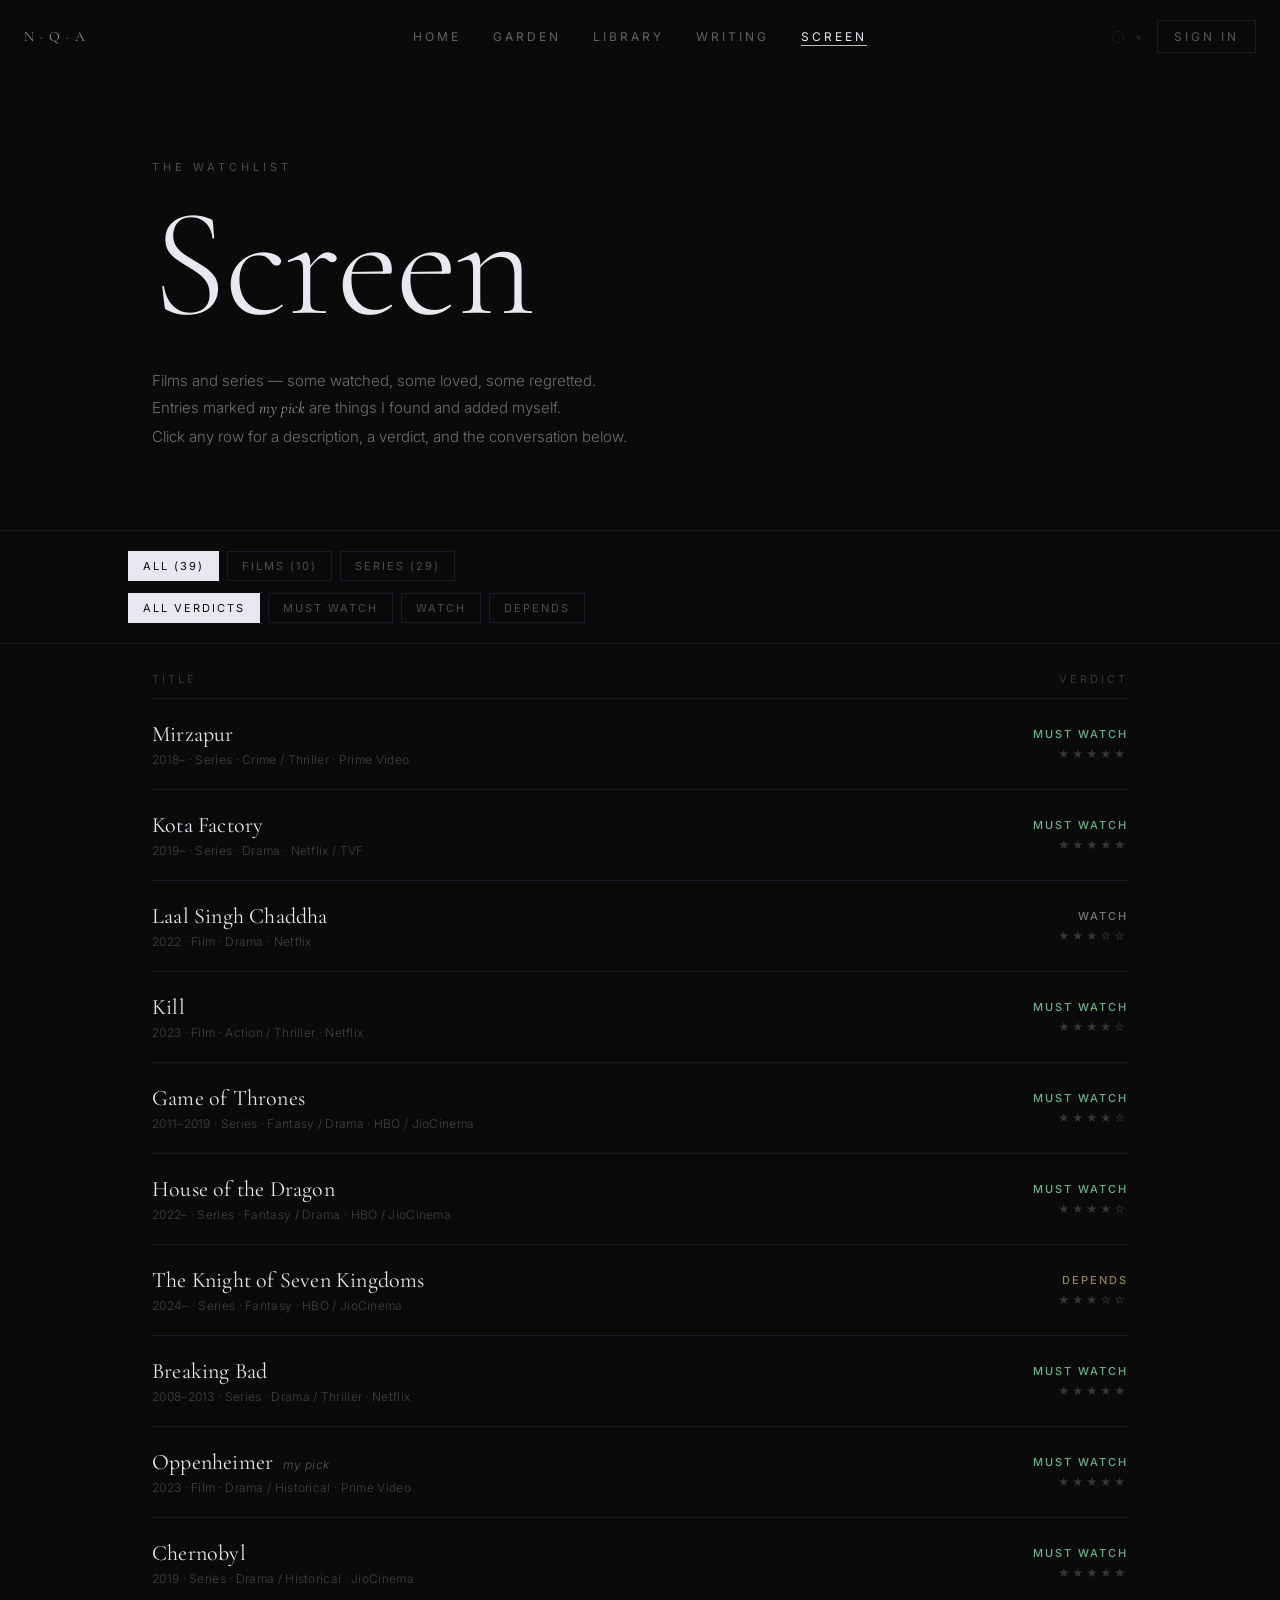
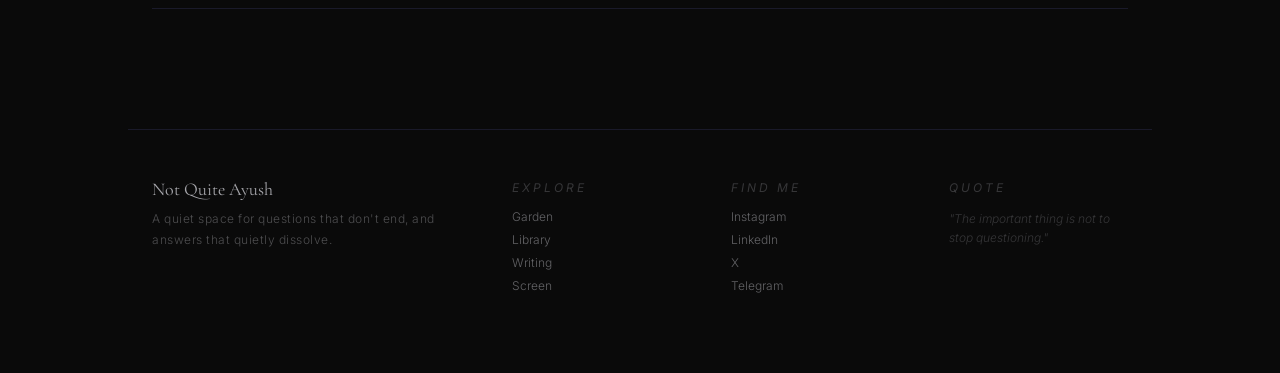
<file: screen-page/index.html>
<!DOCTYPE html>
<html lang="en">
<head>
    <meta charset="UTF-8">
    <meta name="viewport" content="width=device-width, initial-scale=1.0">
    <title>Screen — N.Q.A</title>
    <link rel="stylesheet" href="screen-style.css">
    <link href="https://fonts.googleapis.com/css2?family=Cormorant+Garamond:ital,wght@0,300;0,400;0,500;0,600;1,300;1,400&family=Inter:wght@300;400;500;600&display=swap" rel="stylesheet">
</head>
<body>

<div id="root">

    <!-- ================= NAVBAR ================= -->
    <header>
        <nav id="navbar">
            <a href="index.html" id="logo">N·Q·A</a>
            <div id="nav-links">
                <a href="#">Home</a>
                <a href="#">Garden</a>
                <a href="#">Library</a>
                <a href="#">Writing</a>
                <a href="#" class="active">Screen</a>
            </div>
            <div id="nav-buttons">
                <button id="theme-btn">Change Theme</button>
                <button id="signin-btn">Sign In</button>
            </div>
        </nav>
    </header>

    <!-- ================= SCREEN HERO ================= -->
    <section id="screen-hero">
        <div class="screen-hero-inner">
            <p class="section-tag scroll-reveal">The Watchlist</p>
            <h1 class="scroll-reveal">Screen</h1>
            <p class="screen-desc scroll-reveal">
                Films and series — some watched, some loved, some regretted.<br>
                Entries marked <em>my pick</em> are things I found and added myself.<br>
                Click any row for a description, a verdict, and the conversation below.
            </p>
        </div>
    </section>

    <!-- ================= FILTER BAR ================= -->
    <section id="filter-section">
        <div class="filter-inner">

            <div class="filter-row">
                <button class="filter-btn active" data-filter="all" data-group="type">All (39)</button>
                <button class="filter-btn" data-filter="film" data-group="type">Films (10)</button>
                <button class="filter-btn" data-filter="series" data-group="type">Series (29)</button>
            </div>

            <div class="filter-row">
                <button class="filter-btn active" data-filter="all" data-group="verdict">All Verdicts</button>
                <button class="filter-btn" data-filter="must-watch" data-group="verdict">Must Watch</button>
                <button class="filter-btn" data-filter="watch" data-group="verdict">Watch</button>
                <button class="filter-btn" data-filter="depends" data-group="verdict">Depends</button>
            </div>

        </div>
    </section>

    <!-- ================= WATCHLIST TABLE ================= -->
    <section id="watchlist-section">
        <div class="watchlist-inner">

            <div class="table-header">
                <span>Title</span>
                <span>Verdict</span>
            </div>

            <!-- ENTRIES — each is a .entry row -->
            <div id="entries-list">

                <div class="entry" data-type="series" data-verdict="must-watch" data-id="mirzapur">
                    <div class="entry-main">
                        <div class="entry-left">
                            <span class="entry-title">Mirzapur</span>
                            <span class="entry-meta">2018– · Series · Crime / Thriller · Prime Video</span>
                        </div>
                        <div class="entry-right">
                            <span class="verdict must-watch">Must Watch</span>
                            <span class="stars" data-rating="5">★★★★★</span>
                        </div>
                    </div>
                    <div class="entry-expand">
                        <p class="entry-desc">Raw, violent, and unapologetically Indian. Mirzapur is one of those rare shows that feels genuinely alive — not polished to a global template. The world it builds in the Purvanchal belt is rich and unforgettable.</p>
                        <div class="comment-section" data-entry="mirzapur">
                            <div class="comments-list"></div>
                            <div class="comment-form">
                                <input type="text" class="comment-name" placeholder="Your name" maxlength="40">
                                <textarea class="comment-text" placeholder="Leave a thought…" rows="2" maxlength="500"></textarea>
                                <button class="comment-submit">Post</button>
                            </div>
                        </div>
                    </div>
                </div>

                <div class="entry" data-type="series" data-verdict="must-watch" data-id="kota-factory">
                    <div class="entry-main">
                        <div class="entry-left">
                            <span class="entry-title">Kota Factory</span>
                            <span class="entry-meta">2019– · Series · Drama · Netflix / TVF</span>
                        </div>
                        <div class="entry-right">
                            <span class="verdict must-watch">Must Watch</span>
                            <span class="stars" data-rating="5">★★★★★</span>
                        </div>
                    </div>
                    <div class="entry-expand">
                        <p class="entry-desc">Shot in black and white, it shouldn't work as well as it does. But it does. Jeetu Bhaiya is perhaps the most genuinely inspiring fictional mentor I've encountered — the show earns every tear.</p>
                        <div class="comment-section" data-entry="kota-factory">
                            <div class="comments-list"></div>
                            <div class="comment-form">
                                <input type="text" class="comment-name" placeholder="Your name" maxlength="40">
                                <textarea class="comment-text" placeholder="Leave a thought…" rows="2" maxlength="500"></textarea>
                                <button class="comment-submit">Post</button>
                            </div>
                        </div>
                    </div>
                </div>

                <div class="entry" data-type="film" data-verdict="watch" data-id="laal-singh">
                    <div class="entry-main">
                        <div class="entry-left">
                            <span class="entry-title">Laal Singh Chaddha</span>
                            <span class="entry-meta">2022 · Film · Drama · Netflix</span>
                        </div>
                        <div class="entry-right">
                            <span class="verdict watch">Watch</span>
                            <span class="stars" data-rating="3">★★★☆☆</span>
                        </div>
                    </div>
                    <div class="entry-expand">
                        <p class="entry-desc">A sincere but uneven adaptation. Aamir puts everything in, and some sequences are genuinely moving. But the film never quite escapes the shadow of the original, nor does it fully become its own thing.</p>
                        <div class="comment-section" data-entry="laal-singh">
                            <div class="comments-list"></div>
                            <div class="comment-form">
                                <input type="text" class="comment-name" placeholder="Your name" maxlength="40">
                                <textarea class="comment-text" placeholder="Leave a thought…" rows="2" maxlength="500"></textarea>
                                <button class="comment-submit">Post</button>
                            </div>
                        </div>
                    </div>
                </div>

                <div class="entry" data-type="film" data-verdict="must-watch" data-id="kill">
                    <div class="entry-main">
                        <div class="entry-left">
                            <span class="entry-title">Kill</span>
                            <span class="entry-meta">2023 · Film · Action / Thriller · Netflix</span>
                        </div>
                        <div class="entry-right">
                            <span class="verdict must-watch">Must Watch</span>
                            <span class="stars" data-rating="4">★★★★☆</span>
                        </div>
                    </div>
                    <div class="entry-expand">
                        <p class="entry-desc">Claustrophobic, relentless, and completely unafraid of its own brutality. Kill earns its reputation. Indian action cinema found a new ceiling here. Not for the faint-hearted.</p>
                        <div class="comment-section" data-entry="kill">
                            <div class="comments-list"></div>
                            <div class="comment-form">
                                <input type="text" class="comment-name" placeholder="Your name" maxlength="40">
                                <textarea class="comment-text" placeholder="Leave a thought…" rows="2" maxlength="500"></textarea>
                                <button class="comment-submit">Post</button>
                            </div>
                        </div>
                    </div>
                </div>

                <div class="entry" data-type="series" data-verdict="must-watch" data-id="got">
                    <div class="entry-main">
                        <div class="entry-left">
                            <span class="entry-title">Game of Thrones</span>
                            <span class="entry-meta">2011–2019 · Series · Fantasy / Drama · HBO / JioCinema</span>
                        </div>
                        <div class="entry-right">
                            <span class="verdict must-watch">Must Watch</span>
                            <span class="stars" data-rating="4">★★★★☆</span>
                        </div>
                    </div>
                    <div class="entry-expand">
                        <p class="entry-desc">Seasons 1–4 are nearly perfect television. The last two seasons are a cautionary tale about what happens when ambition meets deadline. Still essential. The fall just makes it more interesting to think about.</p>
                        <div class="comment-section" data-entry="got">
                            <div class="comments-list"></div>
                            <div class="comment-form">
                                <input type="text" class="comment-name" placeholder="Your name" maxlength="40">
                                <textarea class="comment-text" placeholder="Leave a thought…" rows="2" maxlength="500"></textarea>
                                <button class="comment-submit">Post</button>
                            </div>
                        </div>
                    </div>
                </div>

                <div class="entry" data-type="series" data-verdict="must-watch" data-id="hotd">
                    <div class="entry-main">
                        <div class="entry-left">
                            <span class="entry-title">House of the Dragon</span>
                            <span class="entry-meta">2022– · Series · Fantasy / Drama · HBO / JioCinema</span>
                        </div>
                        <div class="entry-right">
                            <span class="verdict must-watch">Must Watch</span>
                            <span class="stars" data-rating="4">★★★★☆</span>
                        </div>
                    </div>
                    <div class="entry-expand">
                        <p class="entry-desc">Slower, more politically intricate than its predecessor. The tragedy here is structural — you know roughly where it ends, which makes watching the characters walk toward it quietly devastating.</p>
                        <div class="comment-section" data-entry="hotd">
                            <div class="comments-list"></div>
                            <div class="comment-form">
                                <input type="text" class="comment-name" placeholder="Your name" maxlength="40">
                                <textarea class="comment-text" placeholder="Leave a thought…" rows="2" maxlength="500"></textarea>
                                <button class="comment-submit">Post</button>
                            </div>
                        </div>
                    </div>
                </div>

                <div class="entry" data-type="series" data-verdict="depends" data-id="knight-seven">
                    <div class="entry-main">
                        <div class="entry-left">
                            <span class="entry-title">The Knight of Seven Kingdoms</span>
                            <span class="entry-meta">2024– · Series · Fantasy · HBO / JioCinema</span>
                        </div>
                        <div class="entry-right">
                            <span class="verdict depends">Depends</span>
                            <span class="stars" data-rating="3">★★★☆☆</span>
                        </div>
                    </div>
                    <div class="entry-expand">
                        <p class="entry-desc">A quieter entry into the Westerosi universe. Dunk and Egg are charming companions. If you're already fatigued by the world-building, skip it. If you love the lore, it's a gentle pleasure.</p>
                        <div class="comment-section" data-entry="knight-seven">
                            <div class="comments-list"></div>
                            <div class="comment-form">
                                <input type="text" class="comment-name" placeholder="Your name" maxlength="40">
                                <textarea class="comment-text" placeholder="Leave a thought…" rows="2" maxlength="500"></textarea>
                                <button class="comment-submit">Post</button>
                            </div>
                        </div>
                    </div>
                </div>

                <div class="entry" data-type="series" data-verdict="must-watch" data-id="breaking-bad">
                    <div class="entry-main">
                        <div class="entry-left">
                            <span class="entry-title">Breaking Bad</span>
                            <span class="entry-meta">2008–2013 · Series · Drama / Thriller · Netflix</span>
                        </div>
                        <div class="entry-right">
                            <span class="verdict must-watch">Must Watch</span>
                            <span class="stars" data-rating="5">★★★★★</span>
                        </div>
                    </div>
                    <div class="entry-expand">
                        <p class="entry-desc">Still the gold standard for character transformation on television. Every frame is intentional. The descent of Walter White is the most meticulously crafted tragedy I've watched. Required viewing.</p>
                        <div class="comment-section" data-entry="breaking-bad">
                            <div class="comments-list"></div>
                            <div class="comment-form">
                                <input type="text" class="comment-name" placeholder="Your name" maxlength="40">
                                <textarea class="comment-text" placeholder="Leave a thought…" rows="2" maxlength="500"></textarea>
                                <button class="comment-submit">Post</button>
                            </div>
                        </div>
                    </div>
                </div>

                <div class="entry" data-type="film" data-verdict="must-watch" data-id="oppenheimer" data-my-pick>
                    <div class="entry-main">
                        <div class="entry-left">
                            <span class="entry-title">Oppenheimer <em class="my-pick-tag">my pick</em></span>
                            <span class="entry-meta">2023 · Film · Drama / Historical · Prime Video</span>
                        </div>
                        <div class="entry-right">
                            <span class="verdict must-watch">Must Watch</span>
                            <span class="stars" data-rating="5">★★★★★</span>
                        </div>
                    </div>
                    <div class="entry-expand">
                        <p class="entry-desc">Three hours that feel like a reckoning. Nolan finally found a subject worthy of his ambition. The physics, the politics, the moral collapse — all held together by Cillian Murphy's extraordinary stillness.</p>
                        <div class="comment-section" data-entry="oppenheimer">
                            <div class="comments-list"></div>
                            <div class="comment-form">
                                <input type="text" class="comment-name" placeholder="Your name" maxlength="40">
                                <textarea class="comment-text" placeholder="Leave a thought…" rows="2" maxlength="500"></textarea>
                                <button class="comment-submit">Post</button>
                            </div>
                        </div>
                    </div>
                </div>

                <div class="entry" data-type="series" data-verdict="must-watch" data-id="chernobyl">
                    <div class="entry-main">
                        <div class="entry-left">
                            <span class="entry-title">Chernobyl</span>
                            <span class="entry-meta">2019 · Series · Drama / Historical · JioCinema</span>
                        </div>
                        <div class="entry-right">
                            <span class="verdict must-watch">Must Watch</span>
                            <span class="stars" data-rating="5">★★★★★</span>
                        </div>
                    </div>
                    <div class="entry-expand">
                        <p class="entry-desc">The cost of lies — institutional, political, human. Five episodes that function as both disaster drama and quiet philosophical horror. Legasov's monologue in the finale stays with you.</p>
                        <div class="comment-section" data-entry="chernobyl">
                            <div class="comments-list"></div>
                            <div class="comment-form">
                                <input type="text" class="comment-name" placeholder="Your name" maxlength="40">
                                <textarea class="comment-text" placeholder="Leave a thought…" rows="2" maxlength="500"></textarea>
                                <button class="comment-submit">Post</button>
                            </div>
                        </div>
                    </div>
                </div>

            </div><!-- /#entries-list -->

        </div>
    </section>

    <!-- ================= FOOTER ================= -->
    <footer id="footer">
        <div id="footer-left">
            <a href="index.html" class="footer-title">Not Quite Ayush</a>
            <p>A quiet space for questions that don't end, and answers that quietly dissolve.</p>
        </div>
        <div class="footer-column">
            <p class="footer-heading">Explore</p>
            <a href="#">Garden</a>
            <a href="#">Library</a>
            <a href="#">Writing</a>
            <a href="#">Screen</a>
        </div>
        <div class="footer-column">
            <p class="footer-heading">Find Me</p>
            <a href="https://instagram.com">Instagram</a>
            <a href="https://linkedin.com">LinkedIn</a>
            <a href="https://x.com">X</a>
            <a href="https://telegram.org">Telegram</a>
        </div>
        <div class="footer-column">
            <p class="footer-heading">Quote</p>
            <p>"The important thing is not to stop questioning."</p>
        </div>
    </footer>

</div><!-- /#root -->

<script src="screen-script.js"></script>
</body>
</html>
</file>
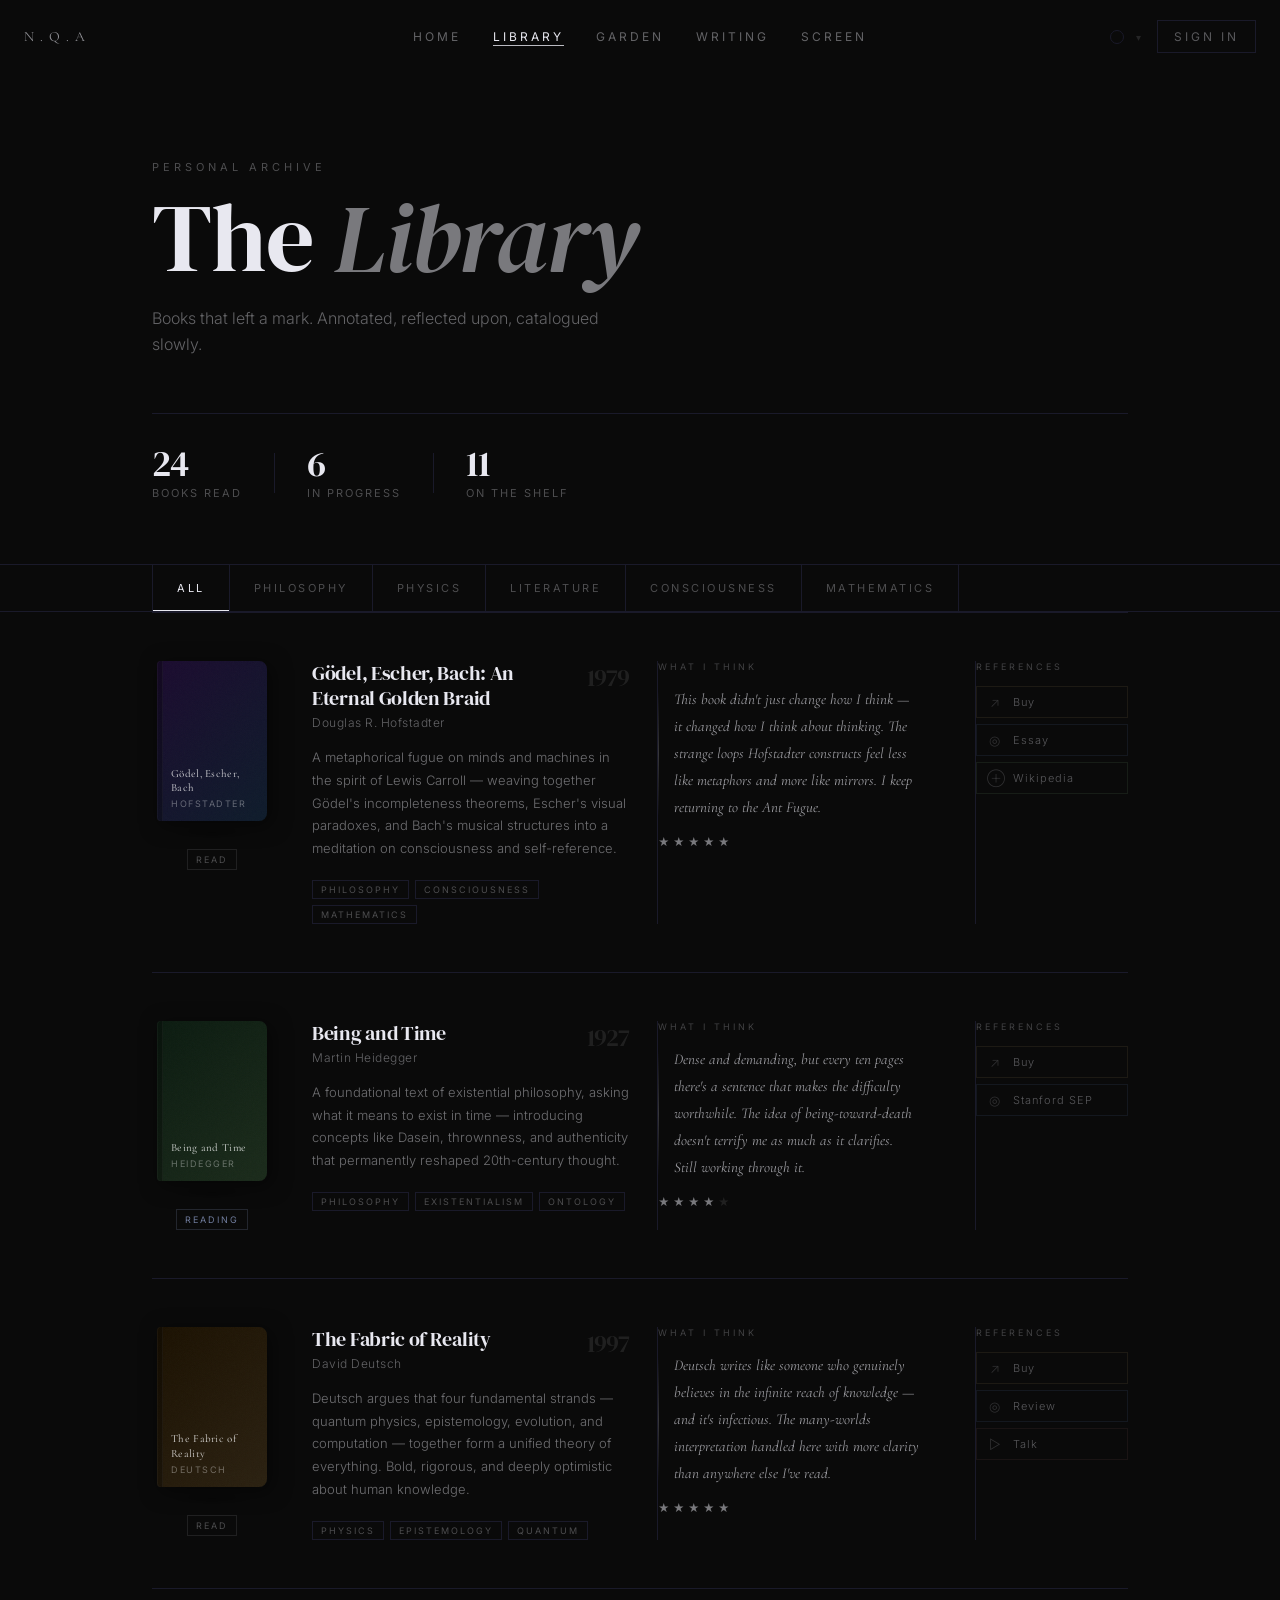
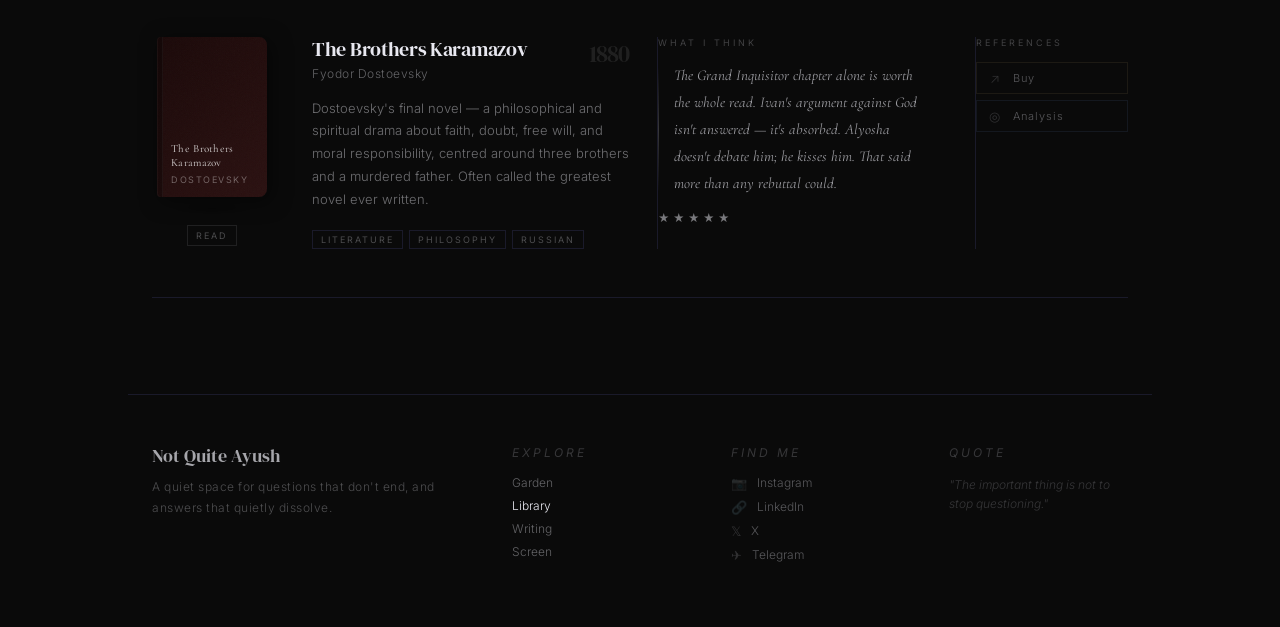
<file: library-section/library.html>
<!DOCTYPE html>
<html lang="en">
<head>
    <meta charset="UTF-8">
    <meta name="viewport" content="width=device-width, initial-scale=1.0">
    <title>Library — N.Q.A</title>
    <link rel="stylesheet" href="library.css">
    <link href="https://fonts.googleapis.com/css2?family=Cormorant+Garamond:ital,wght@0,300;0,400;0,500;0,600;1,300;1,400;1,500&family=Inter:wght@300;400;500&family=DM+Serif+Display:ital@0;1&display=swap" rel="stylesheet">
</head>
<body>

<div id="root">

    <!-- ================= NAVBAR ================= -->
    <header>
        <nav id="navbar">
            <a href="../index.html" id="logo">N.Q.A</a>
            <div id="nav-links">
                <a href="#">Home</a>
                <a href="#" class="active">Library</a>
                <a href="#">Garden</a>
                <a href="#">Writing</a>
                <a href="#">Screen</a>
            </div>
            <div id="nav-buttons">
                <button id="theme-btn">Change Theme</button>
                <button id="signin-btn">Sign In</button>
            </div>
        </nav>
    </header>

    <!-- ================= PAGE HEADER ================= -->
    <section id="page-header">
        <div class="page-header-inner">
            <p class="section-tag">personal archive</p>
            <h1>The <em>Library</em></h1>
            <p class="page-subtitle">Books that left a mark. Annotated, reflected upon, catalogued slowly.</p>
        </div>
        <div id="library-meta">
            <div class="meta-stat">
                <span class="meta-number" data-target="24">0</span>
                <span class="meta-label">books read</span>
            </div>
            <div class="meta-divider"></div>
            <div class="meta-stat">
                <span class="meta-number" data-target="6">0</span>
                <span class="meta-label">in progress</span>
            </div>
            <div class="meta-divider"></div>
            <div class="meta-stat">
                <span class="meta-number" data-target="11">0</span>
                <span class="meta-label">on the shelf</span>
            </div>
        </div>
    </section>

    <!-- ================= FILTER BAR ================= -->
    <div id="filter-bar">
        <div id="filter-inner">
            <button class="filter-btn active" data-filter="all">All</button>
            <button class="filter-btn" data-filter="philosophy">Philosophy</button>
            <button class="filter-btn" data-filter="physics">Physics</button>
            <button class="filter-btn" data-filter="literature">Literature</button>
            <button class="filter-btn" data-filter="consciousness">Consciousness</button>
            <button class="filter-btn" data-filter="mathematics">Mathematics</button>
        </div>
    </div>

    <!-- ================= BOOK LIST ================= -->
    <main id="library-list">

        <!-- ── BOOK CARD 1 ── -->
        <article class="book-card" data-category="philosophy consciousness">

            <div class="book-cover-wrap">
                <!-- Cover: placeholder gradient, will be replaced by real cover from DB -->
                <div class="book-cover" style="--cover-a:#1a0a2e;--cover-b:#0d1b2a;">
                    <div class="cover-texture"></div>
                    <div class="cover-title-wrap">
                        <span class="cover-title">Gödel, Escher, Bach</span>
                        <span class="cover-author">Hofstadter</span>
                    </div>
                    <div class="cover-spine"></div>
                </div>
                <div class="book-shadow"></div>
                <div class="book-status read">Read</div>
            </div>

            <div class="book-body">

                <div class="book-info">
                    <div class="book-info-top">
                        <div>
                            <h2 class="book-title">Gödel, Escher, Bach: An Eternal Golden Braid</h2>
                            <p class="book-author">Douglas R. Hofstadter</p>
                        </div>
                        <span class="book-year">1979</span>
                    </div>
                    <p class="book-description">
                        A metaphorical fugue on minds and machines in the spirit of Lewis Carroll — weaving together Gödel's incompleteness theorems, Escher's visual paradoxes, and Bach's musical structures into a meditation on consciousness and self-reference.
                    </p>
                    <div class="book-tags">
                        <span class="tag">Philosophy</span>
                        <span class="tag">Consciousness</span>
                        <span class="tag">Mathematics</span>
                    </div>
                </div>

                <div class="book-divider"></div>

                <div class="book-thoughts">
                    <p class="thoughts-label">What I Think</p>
                    <blockquote class="thoughts-text">
                        This book didn't just change how I think — it changed how I think about thinking. The strange loops Hofstadter constructs feel less like metaphors and more like mirrors. I keep returning to the Ant Fugue.
                    </blockquote>
                    <div class="thoughts-rating">
                        <span class="star filled">★</span><span class="star filled">★</span><span class="star filled">★</span><span class="star filled">★</span><span class="star filled">★</span>
                    </div>
                </div>

                <div class="book-divider"></div>

                <div class="book-links">
                    <p class="links-label">References</p>
                    <div class="links-row">
                        <a href="#" class="link-chip" data-type="buy">
                            <span class="link-icon">↗</span>
                            <span>Buy</span>
                        </a>
                        <a href="#" class="link-chip" data-type="article">
                            <span class="link-icon">◎</span>
                            <span>Essay</span>
                        </a>
                        <a href="#" class="link-chip" data-type="wiki">
                            <span class="link-icon">⊕</span>
                            <span>Wikipedia</span>
                        </a>
                    </div>
                </div>

            </div>
        </article>

        <!-- ── BOOK CARD 2 ── -->
        <article class="book-card" data-category="philosophy">

            <div class="book-cover-wrap">
                <div class="book-cover" style="--cover-a:#0a1a0f;--cover-b:#1a2a1a;">
                    <div class="cover-texture"></div>
                    <div class="cover-title-wrap">
                        <span class="cover-title">Being and Time</span>
                        <span class="cover-author">Heidegger</span>
                    </div>
                    <div class="cover-spine"></div>
                </div>
                <div class="book-shadow"></div>
                <div class="book-status reading">Reading</div>
            </div>

            <div class="book-body">

                <div class="book-info">
                    <div class="book-info-top">
                        <div>
                            <h2 class="book-title">Being and Time</h2>
                            <p class="book-author">Martin Heidegger</p>
                        </div>
                        <span class="book-year">1927</span>
                    </div>
                    <p class="book-description">
                        A foundational text of existential philosophy, asking what it means to exist in time — introducing concepts like Dasein, thrownness, and authenticity that permanently reshaped 20th-century thought.
                    </p>
                    <div class="book-tags">
                        <span class="tag">Philosophy</span>
                        <span class="tag">Existentialism</span>
                        <span class="tag">Ontology</span>
                    </div>
                </div>

                <div class="book-divider"></div>

                <div class="book-thoughts">
                    <p class="thoughts-label">What I Think</p>
                    <blockquote class="thoughts-text">
                        Dense and demanding, but every ten pages there's a sentence that makes the difficulty worthwhile. The idea of being-toward-death doesn't terrify me as much as it clarifies. Still working through it.
                    </blockquote>
                    <div class="thoughts-rating">
                        <span class="star filled">★</span><span class="star filled">★</span><span class="star filled">★</span><span class="star filled">★</span><span class="star">★</span>
                    </div>
                </div>

                <div class="book-divider"></div>

                <div class="book-links">
                    <p class="links-label">References</p>
                    <div class="links-row">
                        <a href="#" class="link-chip" data-type="buy">
                            <span class="link-icon">↗</span>
                            <span>Buy</span>
                        </a>
                        <a href="#" class="link-chip" data-type="article">
                            <span class="link-icon">◎</span>
                            <span>Stanford SEP</span>
                        </a>
                    </div>
                </div>

            </div>
        </article>

        <!-- ── BOOK CARD 3 ── -->
        <article class="book-card" data-category="physics">

            <div class="book-cover-wrap">
                <div class="book-cover" style="--cover-a:#1a1000;--cover-b:#2a2010;">
                    <div class="cover-texture"></div>
                    <div class="cover-title-wrap">
                        <span class="cover-title">The Fabric of Reality</span>
                        <span class="cover-author">Deutsch</span>
                    </div>
                    <div class="cover-spine"></div>
                </div>
                <div class="book-shadow"></div>
                <div class="book-status read">Read</div>
            </div>

            <div class="book-body">

                <div class="book-info">
                    <div class="book-info-top">
                        <div>
                            <h2 class="book-title">The Fabric of Reality</h2>
                            <p class="book-author">David Deutsch</p>
                        </div>
                        <span class="book-year">1997</span>
                    </div>
                    <p class="book-description">
                        Deutsch argues that four fundamental strands — quantum physics, epistemology, evolution, and computation — together form a unified theory of everything. Bold, rigorous, and deeply optimistic about human knowledge.
                    </p>
                    <div class="book-tags">
                        <span class="tag">Physics</span>
                        <span class="tag">Epistemology</span>
                        <span class="tag">Quantum</span>
                    </div>
                </div>

                <div class="book-divider"></div>

                <div class="book-thoughts">
                    <p class="thoughts-label">What I Think</p>
                    <blockquote class="thoughts-text">
                        Deutsch writes like someone who genuinely believes in the infinite reach of knowledge — and it's infectious. The many-worlds interpretation handled here with more clarity than anywhere else I've read.
                    </blockquote>
                    <div class="thoughts-rating">
                        <span class="star filled">★</span><span class="star filled">★</span><span class="star filled">★</span><span class="star filled">★</span><span class="star filled">★</span>
                    </div>
                </div>

                <div class="book-divider"></div>

                <div class="book-links">
                    <p class="links-label">References</p>
                    <div class="links-row">
                        <a href="#" class="link-chip" data-type="buy">
                            <span class="link-icon">↗</span>
                            <span>Buy</span>
                        </a>
                        <a href="#" class="link-chip" data-type="article">
                            <span class="link-icon">◎</span>
                            <span>Review</span>
                        </a>
                        <a href="#" class="link-chip" data-type="video">
                            <span class="link-icon">▷</span>
                            <span>Talk</span>
                        </a>
                    </div>
                </div>

            </div>
        </article>

        <!-- ── BOOK CARD 4 ── -->
        <article class="book-card" data-category="literature">

            <div class="book-cover-wrap">
                <div class="book-cover" style="--cover-a:#1a0808;--cover-b:#2a1010;">
                    <div class="cover-texture"></div>
                    <div class="cover-title-wrap">
                        <span class="cover-title">The Brothers Karamazov</span>
                        <span class="cover-author">Dostoevsky</span>
                    </div>
                    <div class="cover-spine"></div>
                </div>
                <div class="book-shadow"></div>
                <div class="book-status read">Read</div>
            </div>

            <div class="book-body">

                <div class="book-info">
                    <div class="book-info-top">
                        <div>
                            <h2 class="book-title">The Brothers Karamazov</h2>
                            <p class="book-author">Fyodor Dostoevsky</p>
                        </div>
                        <span class="book-year">1880</span>
                    </div>
                    <p class="book-description">
                        Dostoevsky's final novel — a philosophical and spiritual drama about faith, doubt, free will, and moral responsibility, centred around three brothers and a murdered father. Often called the greatest novel ever written.
                    </p>
                    <div class="book-tags">
                        <span class="tag">Literature</span>
                        <span class="tag">Philosophy</span>
                        <span class="tag">Russian</span>
                    </div>
                </div>

                <div class="book-divider"></div>

                <div class="book-thoughts">
                    <p class="thoughts-label">What I Think</p>
                    <blockquote class="thoughts-text">
                        The Grand Inquisitor chapter alone is worth the whole read. Ivan's argument against God isn't answered — it's absorbed. Alyosha doesn't debate him; he kisses him. That said more than any rebuttal could.
                    </blockquote>
                    <div class="thoughts-rating">
                        <span class="star filled">★</span><span class="star filled">★</span><span class="star filled">★</span><span class="star filled">★</span><span class="star filled">★</span>
                    </div>
                </div>

                <div class="book-divider"></div>

                <div class="book-links">
                    <p class="links-label">References</p>
                    <div class="links-row">
                        <a href="#" class="link-chip" data-type="buy">
                            <span class="link-icon">↗</span>
                            <span>Buy</span>
                        </a>
                        <a href="#" class="link-chip" data-type="article">
                            <span class="link-icon">◎</span>
                            <span>Analysis</span>
                        </a>
                    </div>
                </div>

            </div>
        </article>

    </main>

    <!-- ================= FOOTER ================= -->
    <footer id="footer">

        <div id="footer-left">
            <a href="#" class="footer-title">Not Quite Ayush</a>
            <p>A quiet space for questions that don't end, and answers that quietly dissolve.</p>
        </div>

        <div class="footer-column">
            <p class="footer-heading">Explore</p>
            <a href="#">Garden</a>
            <a href="#" class="active">Library</a>
            <a href="#">Writing</a>
            <a href="#">Screen</a>
        </div>

        <div class="footer-column">
            <p class="footer-heading">Find Me</p>
            <a href="https://instagram.com">Instagram</a>
            <a href="https://linkedin.com">LinkedIn</a>
            <a href="https://x.com">X</a>
            <a href="https://telegram.org">Telegram</a>
        </div>

        <div class="footer-column">
            <p class="footer-heading">Quote</p>
            <p>"The important thing is not to stop questioning."</p>
        </div>

    </footer>

</div>

<script src="script.js"></script>
</body>
</html>
</file>
<file: screen-page/screen-style.css>
/* ========================
   IMPORT BASE VARIABLES
   (mirrors the main style.css themes)
======================== */

:root,
[data-theme="noir"] {
    --bg:     #0a0a0a;
    --fg:     #e8e8f0;
    --border: #1a1a2a;
    --accent: #4a4a7a;
    --glow:   rgba(80, 80, 160, 0.08);
}

[data-theme="forest"] {
    --bg:     #080f0a;
    --fg:     #f0e8cc;
    --border: #1a2a1a;
    --accent: #1a4a1a;
    --glow:   rgba(40, 100, 40, 0.08);
}

[data-theme="navy"] {
    --bg:     #070a12;
    --fg:     #d0d8f0;
    --border: #141a2a;
    --accent: #1a2a5a;
    --glow:   rgba(30, 50, 120, 0.08);
}

[data-theme="obsidian"] {
    --bg:     #0a0908;
    --fg:     #f0e8d0;
    --border: #2a2520;
    --accent: #5a4a30;
    --glow:   rgba(120, 90, 40, 0.08);
}

[data-theme="ash"] {
    --bg:     #0d0a0b;
    --fg:     #f0d8dc;
    --border: #2a1a1e;
    --accent: #5a3a48;
    --glow:   rgba(140, 60, 80, 0.08);
}

[data-theme="ivory"] {
    --bg:     #f5f0e8;
    --fg:     #1a1a14;
    --border: #ddd8cc;
    --accent: #8a8070;
    --glow:   rgba(180, 160, 100, 0.08);
}


/* ========================
   RESET & BASE
======================== */

*, *::before, *::after {
    margin: 0;
    padding: 0;
    box-sizing: border-box;
}

html { scroll-behavior: smooth; }

body {
    background-color: var(--bg);
    color: var(--fg);
    font-family: 'Inter', sans-serif;
    font-weight: 300;
    overflow-x: hidden;
    -webkit-font-smoothing: antialiased;
}

::-webkit-scrollbar { width: 4px; }
::-webkit-scrollbar-track { background: var(--bg); }
::-webkit-scrollbar-thumb { background: var(--border); border-radius: 2px; }
::-webkit-scrollbar-thumb:hover { background: var(--accent); }

#root {
    width: 100%;
    min-height: 100vh;
}


/* ========================
   ANIMATIONS
======================== */

@keyframes fadeUp {
    from { opacity: 0; transform: translateY(24px); }
    to   { opacity: 1; transform: translateY(0); }
}

@keyframes fadeIn {
    from { opacity: 0; }
    to   { opacity: 1; }
}

@keyframes slideDown {
    from { opacity: 0; transform: translateY(-8px); }
    to   { opacity: 1; transform: translateY(0); }
}

.scroll-reveal {
    opacity: 0;
    transform: translateY(6px);
    transition: opacity 0.7s ease, transform 0.7s ease;
}
.scroll-reveal.visible {
    opacity: 1;
    transform: translateY(0);
}


/* ========================
   NAVBAR  (identical to main)
======================== */

#navbar {
    position: fixed;
    top: 0; left: 0; right: 0;
    z-index: 1000;
    padding: 20px 24px;
    display: flex;
    justify-content: space-between;
    align-items: center;
    background: transparent;
    border-bottom: 1px solid transparent;
    transition: background 0.5s ease, border-color 0.5s ease, backdrop-filter 0.5s ease;
}

#navbar.scrolled {
    background: rgba(10, 10, 10, 0.9);
    border-bottom-color: var(--border);
    backdrop-filter: blur(16px);
    -webkit-backdrop-filter: blur(16px);
}

#logo {
    text-decoration: none;
    color: rgba(232, 232, 240, 0.6);
    font-family: 'Cormorant Garamond', serif;
    font-size: 14px;
    letter-spacing: 6px;
    text-transform: uppercase;
    font-weight: 400;
    transition: color 0.15s ease;
}
#logo:hover { color: var(--fg); }

#nav-links {
    display: flex;
    gap: 32px;
    align-items: center;
    position: absolute;
    left: 50%;
    transform: translateX(-50%);
}

#nav-links a {
    text-decoration: none;
    color: rgba(232, 232, 240, 0.4);
    font-size: 12px;
    letter-spacing: 3px;
    text-transform: uppercase;
    font-weight: 400;
    position: relative;
    transition: color 0.2s ease;
}

#nav-links a::after {
    content: '';
    position: absolute;
    bottom: -2px; left: 0;
    width: 0; height: 1px;
    background: rgba(232, 232, 240, 0.8);
    transition: width 0.25s ease;
}

#nav-links a:hover { color: rgba(232, 232, 240, 0.8); }
#nav-links a:hover::after { width: 100%; }
#nav-links a.active { color: var(--fg); }
#nav-links a.active::after { width: 100%; }

#nav-buttons {
    display: flex;
    align-items: center;
    gap: 16px;
}

#theme-btn {
    display: inline-flex;
    align-items: center;
    gap: 6px;
    background: transparent;
    border: none;
    cursor: pointer;
    color: rgba(232, 232, 240, 0.25);
    font-size: 0;
    font-family: 'Inter', sans-serif;
    transition: color 0.2s ease;
    padding: 0;
}
#theme-btn:hover { color: rgba(232, 232, 240, 0.6); }
#theme-btn::before {
    content: '';
    display: inline-block;
    width: 12px; height: 12px;
    border-radius: 50%;
    background: var(--bg);
    border: 1px solid var(--border);
    flex-shrink: 0;
}
#theme-btn::after {
    content: '▾';
    font-size: 10px;
    opacity: 0.5;
    color: rgba(232, 232, 240, 0.25);
}

#signin-btn {
    background: transparent;
    border: 1px solid var(--border);
    color: rgba(232, 232, 240, 0.35);
    font-size: 12px;
    font-family: 'Inter', sans-serif;
    letter-spacing: 3px;
    text-transform: uppercase;
    padding: 8px 16px;
    cursor: pointer;
    transition: color 0.2s ease, border-color 0.2s ease;
    border-radius: 0;
    white-space: nowrap;
}
#signin-btn:hover {
    color: rgba(232, 232, 240, 0.7);
    border-color: rgba(232, 232, 240, 0.3);
}


/* ========================
   SCREEN HERO
======================== */

#screen-hero {
    padding: 160px 24px 80px;
    max-width: 1024px;
    margin: 0 auto;
}

.screen-hero-inner {
    max-width: 680px;
}

.section-tag {
    font-size: 11px;
    letter-spacing: 4px;
    text-transform: uppercase;
    color: rgba(232, 232, 240, 0.3);
    font-weight: 400;
    margin-bottom: 20px;
    display: block;
}

#screen-hero h1 {
    font-family: 'Cormorant Garamond', serif;
    font-size: clamp(72px, 12vw, 160px);
    font-weight: 300;
    line-height: 0.92;
    color: var(--fg);
    letter-spacing: -2px;
    margin-bottom: 32px;
    animation: fadeUp 0.8s ease both;
}

.screen-desc {
    font-size: 15px;
    color: rgba(232, 232, 240, 0.45);
    line-height: 1.8;
    font-weight: 300;
    animation: fadeUp 0.8s ease 200ms both;
}

.screen-desc em {
    color: rgba(232, 232, 240, 0.7);
    font-style: italic;
    font-family: 'Cormorant Garamond', serif;
    font-size: 16px;
}


/* ========================
   FILTER BAR
======================== */

#filter-section {
    border-top: 1px solid var(--border);
    border-bottom: 1px solid var(--border);
    padding: 20px 24px;
    position: sticky;
    top: 61px;
    z-index: 100;
    background: var(--bg);
    backdrop-filter: blur(16px);
    -webkit-backdrop-filter: blur(16px);
}

.filter-inner {
    max-width: 1024px;
    margin: 0 auto;
    display: flex;
    flex-direction: column;
    gap: 12px;
}

.filter-row {
    display: flex;
    gap: 8px;
    flex-wrap: wrap;
}

.filter-btn {
    background: transparent;
    border: 1px solid var(--border);
    color: rgba(232, 232, 240, 0.3);
    font-size: 11px;
    font-family: 'Inter', sans-serif;
    letter-spacing: 2px;
    text-transform: uppercase;
    padding: 7px 14px;
    cursor: pointer;
    transition: color 0.2s ease, border-color 0.2s ease, background 0.2s ease;
    border-radius: 0;
    font-weight: 400;
}

.filter-btn:hover {
    color: rgba(232, 232, 240, 0.6);
    border-color: rgba(232, 232, 240, 0.2);
}

.filter-btn.active {
    background: var(--fg);
    color: var(--bg);
    border-color: var(--fg);
}


/* ========================
   WATCHLIST TABLE
======================== */

#watchlist-section {
    max-width: 1024px;
    margin: 0 auto;
    padding: 0 24px 120px;
}

.watchlist-inner { width: 100%; }

.table-header {
    display: flex;
    justify-content: space-between;
    align-items: center;
    padding: 28px 0 12px;
    border-bottom: 1px solid var(--border);
}

.table-header span {
    font-size: 11px;
    letter-spacing: 3px;
    text-transform: uppercase;
    color: rgba(232, 232, 240, 0.2);
    font-weight: 400;
}


/* ========================
   ENTRY ROW
======================== */

.entry {
    border-bottom: 1px solid var(--border);
    transition: background 0.2s ease;
    cursor: pointer;
}

.entry.open {
    cursor: default;
}

.entry-main {
    display: flex;
    justify-content: space-between;
    align-items: center;
    padding: 22px 0;
    gap: 20px;
    transition: opacity 0.2s ease;
}

.entry:hover .entry-main { opacity: 0.85; }
.entry.open .entry-main { opacity: 1; }

.entry-left {
    display: flex;
    flex-direction: column;
    gap: 5px;
    flex: 1;
    min-width: 0;
}

.entry-title {
    font-family: 'Cormorant Garamond', serif;
    font-size: 22px;
    font-weight: 400;
    color: var(--fg);
    letter-spacing: 0.2px;
    display: flex;
    align-items: baseline;
    gap: 10px;
    flex-wrap: wrap;
}

.my-pick-tag {
    font-size: 12px;
    font-family: 'Inter', sans-serif;
    font-style: italic;
    color: rgba(232, 232, 240, 0.35);
    letter-spacing: 0.5px;
    font-weight: 300;
}

.entry-meta {
    font-size: 12px;
    color: rgba(232, 232, 240, 0.25);
    font-weight: 300;
    letter-spacing: 0.3px;
}

.entry-right {
    display: flex;
    flex-direction: column;
    align-items: flex-end;
    gap: 6px;
    flex-shrink: 0;
}

/* Verdict badges */
.verdict {
    font-size: 11px;
    letter-spacing: 2px;
    text-transform: uppercase;
    font-weight: 500;
    font-family: 'Inter', sans-serif;
}

.verdict.must-watch { color: #6ab187; }
.verdict.watch      { color: rgba(232, 232, 240, 0.5); }
.verdict.depends    { color: rgba(200, 180, 120, 0.7); }

/* Stars */
.stars {
    font-size: 11px;
    letter-spacing: 2px;
    color: rgba(232, 232, 240, 0.2);
}


/* ========================
   EXPANDED ENTRY
======================== */

.entry-expand {
    display: none;
    padding: 0 0 32px;
    animation: slideDown 0.3s ease both;
}

.entry.open .entry-expand {
    display: block;
}

.entry-desc {
    font-size: 14px;
    color: rgba(232, 232, 240, 0.45);
    line-height: 1.9;
    font-weight: 300;
    max-width: 640px;
    margin-bottom: 32px;
    padding-left: 1px;
}


/* ========================
   COMMENT SECTION
======================== */

.comment-section {
    border-top: 1px solid var(--border);
    padding-top: 24px;
}

.comments-list {
    display: flex;
    flex-direction: column;
    gap: 0;
    margin-bottom: 24px;
}

/* Individual comment */
.comment-item {
    padding: 18px 0;
    border-bottom: 1px solid rgba(255,255,255,0.04);
    animation: slideDown 0.3s ease both;
}

.comment-item:last-child {
    border-bottom: none;
}

.comment-header {
    display: flex;
    align-items: baseline;
    gap: 12px;
    margin-bottom: 6px;
}

.comment-author {
    font-size: 12px;
    color: rgba(232, 232, 240, 0.5);
    font-weight: 500;
    letter-spacing: 0.5px;
}

.comment-time {
    font-size: 11px;
    color: rgba(232, 232, 240, 0.18);
    font-weight: 300;
}

.comment-body {
    font-size: 13px;
    color: rgba(232, 232, 240, 0.38);
    line-height: 1.75;
    font-weight: 300;
    max-width: 600px;
}

/* Admin comment highlight */
.comment-item.is-admin .comment-author {
    color: #6ab187;
}

.comment-item.is-admin .comment-author::after {
    content: 'Ayush';
    font-size: 9px;
    letter-spacing: 2px;
    text-transform: uppercase;
    background: rgba(106, 177, 135, 0.12);
    color: #6ab187;
    padding: 2px 7px;
    margin-left: 8px;
    border: 1px solid rgba(106, 177, 135, 0.2);
    font-weight: 400;
    vertical-align: middle;
}

.comment-item.is-admin .comment-body {
    color: rgba(232, 232, 240, 0.55);
}

.comment-item.is-admin {
    border-left: 1px solid rgba(106, 177, 135, 0.2);
    padding-left: 16px;
}

/* Empty state */
.comments-empty {
    font-size: 12px;
    color: rgba(232, 232, 240, 0.15);
    letter-spacing: 0.5px;
    font-style: italic;
    padding: 4px 0 16px;
}


/* ========================
   COMMENT FORM
======================== */

.comment-form {
    display: grid;
    grid-template-columns: 180px 1fr auto;
    gap: 10px;
    align-items: start;
}

.comment-name,
.comment-text {
    background: transparent;
    border: 1px solid var(--border);
    color: var(--fg);
    font-family: 'Inter', sans-serif;
    font-size: 13px;
    font-weight: 300;
    padding: 10px 14px;
    border-radius: 0;
    outline: none;
    transition: border-color 0.2s ease;
    resize: none;
    line-height: 1.5;
}

.comment-name::placeholder,
.comment-text::placeholder {
    color: rgba(232, 232, 240, 0.15);
}

.comment-name:focus,
.comment-text:focus {
    border-color: rgba(232, 232, 240, 0.25);
}

.comment-text {
    min-height: 60px;
}

.comment-submit {
    background: transparent;
    border: 1px solid var(--border);
    color: rgba(232, 232, 240, 0.3);
    font-size: 11px;
    font-family: 'Inter', sans-serif;
    letter-spacing: 2px;
    text-transform: uppercase;
    padding: 10px 16px;
    cursor: pointer;
    transition: color 0.2s ease, border-color 0.2s ease;
    font-weight: 400;
    align-self: end;
    white-space: nowrap;
}

.comment-submit:hover {
    color: rgba(232, 232, 240, 0.7);
    border-color: rgba(232, 232, 240, 0.2);
}


/* ========================
   FOOTER (mirrors main)
======================== */

#footer {
    display: flex;
    flex-wrap: wrap;
    align-items: flex-start;
    gap: 40px;
    max-width: 1024px;
    margin: 0 auto;
    padding: 48px 24px 80px;
    border-top: 1px solid var(--border);
}

#footer-left {
    flex: 2;
    max-width: 320px;
}

.footer-title {
    text-decoration: none;
    display: block;
    font-family: 'Cormorant Garamond', serif;
    font-size: 18px;
    font-weight: 400;
    color: rgba(232, 232, 240, 0.7);
    margin-bottom: 8px;
}

#footer-left p {
    font-size: 12px;
    color: rgba(232, 232, 240, 0.3);
    line-height: 1.75;
    letter-spacing: 0.5px;
    margin-top: 8px;
}

.footer-column {
    flex: 1;
    min-width: 140px;
    display: flex;
    flex-direction: column;
    gap: 8px;
}

.footer-heading {
    font-size: 12px;
    letter-spacing: 3px;
    text-transform: uppercase;
    color: rgba(232, 232, 240, 0.3);
    font-weight: 400;
    margin-bottom: 4px;
}

.footer-column a {
    text-decoration: none;
    color: rgba(232, 232, 240, 0.4);
    font-size: 12px;
    font-weight: 300;
    transition: color 0.2s ease;
    position: relative;
}

.footer-column a::after {
    content: '';
    position: absolute;
    bottom: -1px; left: 0;
    width: 0; height: 1px;
    background: rgba(232, 232, 240, 0.6);
    transition: width 0.25s ease;
}

.footer-column a:hover { color: rgba(232, 232, 240, 0.8); }
.footer-column a:hover::after { width: 100%; }

.footer-column p {
    color: rgba(232, 232, 240, 0.2);
    font-size: 12px;
    line-height: 1.6;
    font-style: italic;
}


/* ========================
   IVORY THEME OVERRIDES
======================== */

[data-theme="ivory"] #logo,
[data-theme="ivory"] #nav-links a,
[data-theme="ivory"] .screen-desc,
[data-theme="ivory"] .section-tag {
    color: rgba(26, 26, 20, 0.5);
}

[data-theme="ivory"] #screen-hero h1 {
    color: var(--fg);
}

[data-theme="ivory"] #signin-btn {
    color: rgba(26, 26, 20, 0.35);
}

[data-theme="ivory"] #navbar.scrolled {
    background: rgba(245, 240, 232, 0.9);
}

[data-theme="ivory"] .entry-title {
    color: var(--fg);
}

[data-theme="ivory"] .entry-meta {
    color: rgba(26, 26, 20, 0.3);
}

[data-theme="ivory"] .comment-author {
    color: rgba(26, 26, 20, 0.55);
}

[data-theme="ivory"] .comment-body {
    color: rgba(26, 26, 20, 0.45);
}

[data-theme="ivory"] .stars {
    color: rgba(26, 26, 20, 0.2);
}


/* ========================
   RESPONSIVE
======================== */

@media (max-width: 767px) {

    #nav-links { display: none; }

    #screen-hero {
        padding: 120px 20px 60px;
    }

    .comment-form {
        grid-template-columns: 1fr;
    }

    .comment-submit {
        align-self: start;
        width: fit-content;
    }

    .entry-title {
        font-size: 18px;
    }

    #footer {
        padding: 48px 20px 64px;
    }

    #footer-left { max-width: 100%; }
}

@media (max-width: 480px) {
    .filter-row { gap: 6px; }
    .filter-btn { font-size: 10px; padding: 6px 10px; }
}
</file>
<file: library-section/library.css>
/* =========================
   CSS VARIABLES — THEMES
========================= */

:root,
[data-theme="noir"] {
    --bg:        #0a0a0a;
    --fg:        #e8e8f0;
    --border:    #1a1a2a;
    --accent:    #4a4a7a;
    --glow:      rgba(80, 80, 160, 0.08);
    --card-bg:   #0e0e16;
    --glass-bg:  rgba(255, 255, 255, 0.025);
    --glass-border: rgba(255, 255, 255, 0.06);
}

[data-theme="forest"] {
    --bg:        #080f0a;
    --fg:        #f0e8cc;
    --border:    #1a2a1a;
    --accent:    #1a4a1a;
    --glow:      rgba(40, 100, 40, 0.08);
    --card-bg:   #0b130d;
    --glass-bg:  rgba(255, 255, 255, 0.025);
    --glass-border: rgba(255, 255, 255, 0.06);
}

[data-theme="navy"] {
    --bg:        #070a12;
    --fg:        #d0d8f0;
    --border:    #141a2a;
    --accent:    #1a2a5a;
    --glow:      rgba(30, 50, 120, 0.08);
    --card-bg:   #0a0e1a;
    --glass-bg:  rgba(255, 255, 255, 0.025);
    --glass-border: rgba(255, 255, 255, 0.06);
}

[data-theme="obsidian"] {
    --bg:        #0a0908;
    --fg:        #f0e8d0;
    --border:    #2a2520;
    --accent:    #5a4a30;
    --glow:      rgba(120, 90, 40, 0.08);
    --card-bg:   #100e0c;
    --glass-bg:  rgba(255, 255, 255, 0.025);
    --glass-border: rgba(255, 255, 255, 0.06);
}

[data-theme="ash"] {
    --bg:        #0d0a0b;
    --fg:        #f0d8dc;
    --border:    #2a1a1e;
    --accent:    #5a3a48;
    --glow:      rgba(140, 60, 80, 0.08);
    --card-bg:   #120d0f;
    --glass-bg:  rgba(255, 255, 255, 0.025);
    --glass-border: rgba(255, 255, 255, 0.06);
}

[data-theme="ivory"] {
    --bg:        #f5f0e8;
    --fg:        #1a1a14;
    --border:    #ddd8cc;
    --accent:    #8a8070;
    --glow:      rgba(180, 160, 100, 0.08);
    --card-bg:   #eeeae0;
    --glass-bg:  rgba(0, 0, 0, 0.02);
    --glass-border: rgba(0, 0, 0, 0.06);
}


/* =========================
   GLOBAL RESET
========================= */

* {
    margin: 0;
    padding: 0;
    box-sizing: border-box;
}

html { scroll-behavior: smooth; }

body {
    background-color: var(--bg);
    color: var(--fg);
    font-family: 'Inter', sans-serif;
    font-weight: 300;
    overflow-x: hidden;
    -webkit-font-smoothing: antialiased;
    -moz-osx-font-smoothing: grayscale;
}

::-webkit-scrollbar { width: 4px; }
::-webkit-scrollbar-track { background: var(--bg); }
::-webkit-scrollbar-thumb { background: var(--border); border-radius: 2px; }
::-webkit-scrollbar-thumb:hover { background: var(--accent); }

#root {
    width: 100%;
    min-height: 100vh;
}


/* =========================
   ANIMATIONS
========================= */

@keyframes fadeUp {
    from { opacity: 0; transform: translateY(20px); }
    to   { opacity: 1; transform: translateY(0); }
}

@keyframes fadeIn {
    from { opacity: 0; }
    to   { opacity: 1; }
}

@keyframes countUp {
    from { opacity: 0; transform: translateY(8px); }
    to   { opacity: 1; transform: translateY(0); }
}

.scroll-reveal {
    opacity: 0;
    transform: translateY(12px);
    transition: opacity 0.7s ease, transform 0.7s ease;
}
.scroll-reveal.visible {
    opacity: 1;
    transform: translateY(0);
}


/* =========================
   NAVBAR  (matches main site)
========================= */

#navbar {
    position: fixed;
    top: 0; left: 0; right: 0;
    z-index: 1000;
    padding: 20px 24px;
    display: flex;
    justify-content: space-between;
    align-items: center;
    background: transparent;
    border-bottom: 1px solid transparent;
    transition: background 0.5s ease, border-color 0.5s ease, backdrop-filter 0.5s ease;
}

#navbar.scrolled {
    background: rgba(10, 10, 10, 0.9);
    border-bottom-color: var(--border);
    backdrop-filter: blur(16px);
    -webkit-backdrop-filter: blur(16px);
}

#logo {
    text-decoration: none;
    color: rgba(232, 232, 240, 0.6);
    font-family: 'Cormorant Garamond', serif;
    font-size: 14px;
    letter-spacing: 6px;
    text-transform: uppercase;
    font-weight: 400;
    transition: color 0.15s ease;
}
#logo:hover { color: var(--fg); }

#nav-links {
    display: flex;
    gap: 32px;
    align-items: center;
    position: absolute;
    left: 50%;
    transform: translateX(-50%);
}

#nav-links a {
    text-decoration: none;
    color: rgba(232, 232, 240, 0.4);
    font-size: 12px;
    letter-spacing: 3px;
    text-transform: uppercase;
    font-weight: 400;
    position: relative;
    transition: color 0.2s ease;
}

#nav-links a::after {
    content: '';
    position: absolute;
    bottom: -2px; left: 0;
    width: 0; height: 1px;
    background: rgba(232, 232, 240, 0.8);
    transition: width 0.25s ease;
}
#nav-links a:hover { color: rgba(232, 232, 240, 0.8); }
#nav-links a:hover::after { width: 100%; }
#nav-links a.active { color: var(--fg); }
#nav-links a.active::after { width: 100%; }

#nav-buttons {
    display: flex;
    align-items: center;
    gap: 16px;
}

#theme-btn {
    display: inline-flex;
    align-items: center;
    gap: 6px;
    background: transparent;
    border: none;
    cursor: pointer;
    color: rgba(232, 232, 240, 0.25);
    font-size: 0;
    font-family: 'Inter', sans-serif;
    transition: color 0.2s ease;
    padding: 0;
}
#theme-btn:hover { color: rgba(232, 232, 240, 0.6); }
#theme-btn::before {
    content: '';
    display: inline-block;
    width: 12px; height: 12px;
    border-radius: 50%;
    background: var(--bg);
    border: 1px solid var(--border);
    flex-shrink: 0;
}
#theme-btn::after {
    content: '▾';
    font-size: 10px;
    opacity: 0.5;
}

#signin-btn {
    background: transparent;
    border: 1px solid var(--border);
    color: rgba(232, 232, 240, 0.35);
    font-size: 12px;
    font-family: 'Inter', sans-serif;
    letter-spacing: 3px;
    text-transform: uppercase;
    padding: 8px 16px;
    cursor: pointer;
    transition: color 0.2s ease, border-color 0.2s ease;
    border-radius: 0;
    white-space: nowrap;
}
#signin-btn:hover {
    color: rgba(232, 232, 240, 0.7);
    border-color: rgba(232, 232, 240, 0.3);
}


/* =========================
   PAGE HEADER
========================= */

#page-header {
    width: 100%;
    max-width: 1024px;
    margin: 0 auto;
    padding: 160px 24px 64px;
    display: flex;
    flex-direction: column;
    gap: 0;
    animation: fadeUp 0.8s ease both;
}

.page-header-inner {
    display: flex;
    flex-direction: column;
    gap: 0;
}

.section-tag {
    color: rgba(232, 232, 240, 0.3);
    font-size: 11px;
    letter-spacing: 4px;
    text-transform: uppercase;
    font-weight: 400;
    margin-bottom: 16px;
    display: block;
}

#page-header h1 {
    font-family: 'DM Serif Display', 'Cormorant Garamond', serif;
    font-size: clamp(52px, 8vw, 96px);
    font-weight: 400;
    line-height: 1;
    color: var(--fg);
    letter-spacing: -1px;
    margin-bottom: 20px;
}

#page-header h1 em {
    font-style: italic;
    color: rgba(232, 232, 240, 0.5);
}

.page-subtitle {
    color: rgba(232, 232, 240, 0.4);
    font-size: 16px;
    font-weight: 300;
    line-height: 1.6;
    max-width: 480px;
    margin-bottom: 56px;
}

#library-meta {
    display: flex;
    align-items: center;
    gap: 32px;
    padding-top: 32px;
    border-top: 1px solid var(--border);
    animation: fadeUp 0.8s ease 200ms both;
}

.meta-stat {
    display: flex;
    flex-direction: column;
    gap: 4px;
}

.meta-number {
    font-family: 'DM Serif Display', serif;
    font-size: 36px;
    font-weight: 400;
    color: var(--fg);
    line-height: 1;
    letter-spacing: -1px;
}

.meta-label {
    font-size: 11px;
    letter-spacing: 2px;
    text-transform: uppercase;
    color: rgba(232, 232, 240, 0.3);
    font-weight: 400;
}

.meta-divider {
    width: 1px;
    height: 40px;
    background: var(--border);
}


/* =========================
   FILTER BAR
========================= */

#filter-bar {
    width: 100%;
    border-top: 1px solid var(--border);
    border-bottom: 1px solid var(--border);
    animation: fadeIn 0.6s ease 300ms both;
    position: sticky;
    top: 61px;
    z-index: 100;
    background: var(--bg);
    backdrop-filter: blur(16px);
    -webkit-backdrop-filter: blur(16px);
}

#filter-inner {
    max-width: 1024px;
    margin: 0 auto;
    padding: 0 24px;
    display: flex;
    gap: 0;
    overflow-x: auto;
    scrollbar-width: none;
}
#filter-inner::-webkit-scrollbar { display: none; }

.filter-btn {
    background: transparent;
    border: none;
    border-right: 1px solid var(--border);
    color: rgba(232, 232, 240, 0.3);
    font-size: 11px;
    font-family: 'Inter', sans-serif;
    letter-spacing: 2.5px;
    text-transform: uppercase;
    font-weight: 400;
    padding: 16px 24px;
    cursor: pointer;
    white-space: nowrap;
    transition: color 0.2s ease, background 0.2s ease;
    position: relative;
}

.filter-btn::after {
    content: '';
    position: absolute;
    bottom: 0; left: 0; right: 0;
    height: 1px;
    background: var(--fg);
    transform: scaleX(0);
    transition: transform 0.25s ease;
}

.filter-btn:first-child { border-left: 1px solid var(--border); }

.filter-btn:hover { color: rgba(232, 232, 240, 0.7); }

.filter-btn.active {
    color: var(--fg);
}
.filter-btn.active::after {
    transform: scaleX(1);
}


/* =========================
   LIBRARY LIST
========================= */

#library-list {
    max-width: 1024px;
    margin: 0 auto;
    padding: 0 24px 96px;
    display: flex;
    flex-direction: column;
    gap: 0;
}


/* =========================
   BOOK CARD
========================= */

.book-card {
    display: grid;
    grid-template-columns: 160px 1fr;
    gap: 0;
    border-bottom: 1px solid var(--border);
    padding: 48px 0;
    transition: background 0.3s ease;
    position: relative;
}

.book-card:first-child {
    border-top: 1px solid var(--border);
}

.book-card.hidden {
    display: none;
}

/* subtle left accent on hover */
.book-card::before {
    content: '';
    position: absolute;
    left: -24px; top: 0; bottom: 0;
    width: 1px;
    background: var(--fg);
    transform: scaleY(0);
    transform-origin: top;
    transition: transform 0.4s ease;
}
.book-card:hover::before {
    transform: scaleY(1);
}


/* ── COVER ── */

.book-cover-wrap {
    display: flex;
    flex-direction: column;
    align-items: center;
    gap: 12px;
    padding-right: 40px;
    position: relative;
}

.book-cover {
    width: 110px;
    height: 160px;
    border-radius: 4px 8px 8px 4px;
    background: linear-gradient(135deg, var(--cover-a), var(--cover-b));
    position: relative;
    overflow: hidden;
    box-shadow:
        4px 4px 20px rgba(0,0,0,0.5),
        1px 0 0 rgba(255,255,255,0.05) inset;
    transition: transform 0.4s ease, box-shadow 0.4s ease;
    flex-shrink: 0;
    cursor: default;
}

.book-card:hover .book-cover {
    transform: translateY(-4px) rotate(-1deg);
    box-shadow:
        8px 12px 32px rgba(0,0,0,0.6),
        1px 0 0 rgba(255,255,255,0.05) inset;
}

/* Noise texture overlay */
.cover-texture {
    position: absolute;
    inset: 0;
    background-image: url("data:image/svg+xml,%3Csvg viewBox='0 0 200 200' xmlns='http://www.w3.org/2000/svg'%3E%3Cfilter id='n'%3E%3CfeTurbulence type='fractalNoise' baseFrequency='0.9' numOctaves='4' stitchTiles='stitch'/%3E%3C/filter%3E%3Crect width='100%25' height='100%25' filter='url(%23n)' opacity='0.08'/%3E%3C/svg%3E");
    opacity: 0.4;
    pointer-events: none;
}

.cover-spine {
    position: absolute;
    left: 0; top: 0; bottom: 0;
    width: 6px;
    background: rgba(0,0,0,0.3);
    border-right: 1px solid rgba(255,255,255,0.04);
}

.cover-title-wrap {
    position: absolute;
    inset: 0;
    display: flex;
    flex-direction: column;
    justify-content: flex-end;
    padding: 12px 10px 12px 14px;
    gap: 3px;
}

.cover-title {
    font-family: 'Cormorant Garamond', serif;
    font-size: 11px;
    font-weight: 500;
    color: rgba(255,255,255,0.7);
    line-height: 1.3;
    letter-spacing: 0.3px;
}

.cover-author {
    font-size: 9px;
    letter-spacing: 1.5px;
    text-transform: uppercase;
    color: rgba(255,255,255,0.35);
    font-weight: 400;
}

.book-shadow {
    width: 80px;
    height: 8px;
    background: radial-gradient(ellipse, rgba(0,0,0,0.4) 0%, transparent 70%);
    margin-top: -4px;
    filter: blur(2px);
    transition: width 0.4s ease, opacity 0.4s ease;
}
.book-card:hover .book-shadow {
    width: 100px;
    opacity: 0.6;
}

.book-status {
    font-size: 9px;
    letter-spacing: 2px;
    text-transform: uppercase;
    font-weight: 400;
    padding: 4px 8px;
    border-radius: 0;
}

.book-status.read {
    color: rgba(232, 232, 240, 0.3);
    border: 1px solid rgba(232, 232, 240, 0.1);
}

.book-status.reading {
    color: rgba(180, 200, 255, 0.6);
    border: 1px solid rgba(180, 200, 255, 0.15);
}

.book-status.shelf {
    color: rgba(232, 232, 240, 0.2);
    border: 1px solid rgba(232, 232, 240, 0.07);
}


/* ── BOOK BODY ── */

.book-body {
    display: grid;
    grid-template-columns: 1fr 1px 1fr 1px 180px;
    gap: 0;
    align-items: start;
}

.book-divider {
    width: 1px;
    height: 100%;
    background: var(--border);
    margin: 0 28px;
}


/* ── BOOK INFO ── */

.book-info {
    display: flex;
    flex-direction: column;
    gap: 16px;
}

.book-info-top {
    display: flex;
    justify-content: space-between;
    align-items: flex-start;
    gap: 12px;
}

.book-title {
    font-family: 'DM Serif Display', 'Cormorant Garamond', serif;
    font-size: 20px;
    font-weight: 400;
    color: var(--fg);
    line-height: 1.25;
    letter-spacing: -0.3px;
}

.book-author {
    font-size: 12px;
    color: rgba(232, 232, 240, 0.4);
    font-weight: 300;
    margin-top: 4px;
    letter-spacing: 0.5px;
}

.book-year {
    font-family: 'DM Serif Display', serif;
    font-size: 24px;
    color: rgba(232, 232, 240, 0.1);
    font-weight: 400;
    letter-spacing: -1px;
    white-space: nowrap;
    flex-shrink: 0;
}

.book-description {
    font-size: 13px;
    color: rgba(232, 232, 240, 0.45);
    line-height: 1.75;
    font-weight: 300;
}

.book-tags {
    display: flex;
    flex-wrap: wrap;
    gap: 6px;
    margin-top: 4px;
}

.tag {
    font-size: 9px;
    letter-spacing: 2px;
    text-transform: uppercase;
    color: rgba(232, 232, 240, 0.3);
    border: 1px solid var(--border);
    padding: 3px 8px;
    font-weight: 400;
    transition: color 0.2s ease, border-color 0.2s ease;
}

.book-card:hover .tag {
    color: rgba(232, 232, 240, 0.45);
    border-color: rgba(232, 232, 240, 0.12);
}


/* ── WHAT I THINK ── */

.book-thoughts {
    display: flex;
    flex-direction: column;
    gap: 14px;
    padding: 0 28px;
}

.thoughts-label,
.links-label {
    font-size: 9px;
    letter-spacing: 3px;
    text-transform: uppercase;
    color: rgba(232, 232, 240, 0.25);
    font-weight: 400;
}

.thoughts-text {
    font-family: 'Cormorant Garamond', serif;
    font-size: 15px;
    font-style: italic;
    font-weight: 400;
    color: rgba(232, 232, 240, 0.65);
    line-height: 1.8;
    position: relative;
    padding-left: 16px;
    border: none;
    margin: 0;
}

.thoughts-text::before {
    content: '';
    position: absolute;
    left: 0; top: 4px; bottom: 4px;
    width: 1px;
    background: linear-gradient(to bottom, transparent, rgba(232,232,240,0.2), transparent);
}

.thoughts-rating {
    display: flex;
    gap: 3px;
}

.star {
    font-size: 11px;
    color: rgba(232, 232, 240, 0.1);
    transition: color 0.2s ease;
}
.star.filled {
    color: rgba(232, 232, 240, 0.5);
}
.book-card:hover .star.filled {
    color: rgba(232, 232, 240, 0.7);
}


/* ── LINKS ── */

.book-links {
    display: flex;
    flex-direction: column;
    gap: 14px;
    padding-left: 28px;
}

.links-row {
    display: flex;
    flex-direction: column;
    gap: 6px;
}

.link-chip {
    display: flex;
    align-items: center;
    gap: 10px;
    text-decoration: none;
    color: rgba(232, 232, 240, 0.35);
    font-size: 11px;
    font-weight: 300;
    letter-spacing: 1px;
    padding: 7px 10px;
    border: 1px solid var(--border);
    transition: color 0.2s ease, border-color 0.2s ease, background 0.2s ease;
    position: relative;
    overflow: hidden;
}

.link-chip::after {
    content: '';
    position: absolute;
    inset: 0;
    background: var(--glass-bg);
    opacity: 0;
    transition: opacity 0.2s ease;
}

.link-chip:hover {
    color: rgba(232, 232, 240, 0.75);
    border-color: rgba(232, 232, 240, 0.15);
}
.link-chip:hover::after { opacity: 1; }

.link-icon {
    font-size: 13px;
    opacity: 0.5;
    width: 16px;
    text-align: center;
    flex-shrink: 0;
    transition: opacity 0.2s ease, transform 0.2s ease;
}
.link-chip:hover .link-icon {
    opacity: 0.9;
    transform: translateX(2px);
}

/* type-specific accent colours */
.link-chip[data-type="buy"]     { border-color: rgba(200, 180, 120, 0.1); }
.link-chip[data-type="buy"]:hover { border-color: rgba(200, 180, 120, 0.3); color: rgba(200, 180, 120, 0.8); }

.link-chip[data-type="article"] { border-color: rgba(120, 160, 220, 0.1); }
.link-chip[data-type="article"]:hover { border-color: rgba(120, 160, 220, 0.3); color: rgba(120, 160, 220, 0.8); }

.link-chip[data-type="video"]   { border-color: rgba(180, 120, 120, 0.1); }
.link-chip[data-type="video"]:hover { border-color: rgba(180, 120, 120, 0.3); color: rgba(180, 120, 120, 0.8); }

.link-chip[data-type="wiki"]    { border-color: rgba(150, 200, 150, 0.1); }
.link-chip[data-type="wiki"]:hover { border-color: rgba(150, 200, 150, 0.3); color: rgba(150, 200, 150, 0.8); }


/* =========================
   FOOTER  (matches main site)
========================= */

#footer {
    display: flex;
    flex-wrap: wrap;
    align-items: flex-start;
    gap: 40px;
    max-width: 1024px;
    margin: 0 auto;
    padding: 48px 24px 64px;
    border-top: 1px solid var(--border);
}

#footer-left {
    flex: 2;
    max-width: 320px;
}

.footer-title {
    text-decoration: none;
    display: block;
    font-family: 'DM Serif Display', 'Cormorant Garamond', serif;
    font-size: 18px;
    font-weight: 400;
    color: rgba(232, 232, 240, 0.7);
    margin-bottom: 8px;
}

#footer-left p {
    font-size: 12px;
    color: rgba(232, 232, 240, 0.3);
    line-height: 1.75;
    letter-spacing: 0.5px;
    margin-top: 8px;
}

.footer-column {
    flex: 1;
    min-width: 140px;
    display: flex;
    flex-direction: column;
    gap: 8px;
}

.footer-heading {
    font-size: 11px;
    letter-spacing: 3px;
    text-transform: uppercase;
    color: rgba(232, 232, 240, 0.3);
    font-weight: 400;
    margin-bottom: 4px;
}

.footer-column a {
    text-decoration: none;
    color: rgba(232, 232, 240, 0.4);
    font-size: 12px;
    font-weight: 300;
    display: flex;
    align-items: center;
    gap: 10px;
    transition: color 0.2s ease;
    position: relative;
}

.footer-column a::after {
    content: '';
    position: absolute;
    bottom: -1px; left: 0;
    width: 0; height: 1px;
    background: rgba(232, 232, 240, 0.6);
    transition: width 0.25s ease;
}
.footer-column a:hover { color: rgba(232, 232, 240, 0.8); }
.footer-column a:hover::after { width: 100%; }
.footer-column a.active { color: var(--fg); }

/* Social icons */
.footer-column:nth-child(3) a { color: rgba(232, 232, 240, 0.35); }
.footer-column:nth-child(3) a::before {
    font-size: 13px;
    opacity: 0.5;
    transition: opacity 0.2s ease;
}
.footer-column:nth-child(3) a[href*="instagram"]::before { content: '📷'; }
.footer-column:nth-child(3) a[href*="linkedin"]::before  { content: '🔗'; }
.footer-column:nth-child(3) a[href*="telegram"]::before  { content: '✈'; }
.footer-column:nth-child(3) a[href*="x.com"]::before     { content: '𝕏'; }
.footer-column:nth-child(3) a:hover::before { opacity: 1; }
.footer-column:nth-child(3) a:hover { color: rgba(232, 232, 240, 0.7); }

.footer-column p {
    color: rgba(232, 232, 240, 0.2);
    font-size: 12px;
    line-height: 1.6;
    font-style: italic;
}


/* =========================
   IVORY THEME OVERRIDES
========================= */

[data-theme="ivory"] #logo,
[data-theme="ivory"] #nav-links a,
[data-theme="ivory"] .page-subtitle,
[data-theme="ivory"] .book-description {
    color: rgba(26, 26, 20, 0.5);
}

[data-theme="ivory"] #page-header h1 { color: var(--fg); }
[data-theme="ivory"] .book-title     { color: var(--fg); }
[data-theme="ivory"] .thoughts-text  { color: rgba(26, 26, 20, 0.65); }

[data-theme="ivory"] .book-cover {
    box-shadow: 4px 4px 20px rgba(0,0,0,0.2), 1px 0 0 rgba(0,0,0,0.05) inset;
}

[data-theme="ivory"] .filter-btn,
[data-theme="ivory"] .tag,
[data-theme="ivory"] .link-chip {
    color: rgba(26, 26, 20, 0.4);
    border-color: rgba(26, 26, 20, 0.1);
}

[data-theme="ivory"] .filter-btn.active,
[data-theme="ivory"] .meta-number {
    color: var(--fg);
}


/* =========================
   RESPONSIVE — TABLET
========================= */

@media (max-width: 1023px) {
    #navbar { padding: 16px 20px; }
    #nav-links { position: static; transform: none; gap: 20px; }

    #page-header { padding: 140px 20px 56px; }
    #library-list { padding: 0 20px 72px; }
    #footer { padding: 40px 20px 48px; }

    .book-body {
        grid-template-columns: 1fr 1px 1fr;
    }

    /* Hide links section on tablet, merge into thoughts */
    .book-body > .book-links,
    .book-body > .book-divider:last-of-type {
        display: none;
    }
}


/* =========================
   RESPONSIVE — MOBILE
========================= */

@media (max-width: 767px) {
    #nav-links { display: none; }

    #signin-btn {
        font-size: 0;
        border: none;
        padding: 0;
        width: 28px; height: 18px;
        display: flex;
        flex-direction: column;
        justify-content: space-between;
    }
    #signin-btn::before {
        content: '';
        display: block;
        width: 100%; height: 1px;
        background: rgba(232,232,240,0.6);
        box-shadow: 0 9px 0 rgba(232,232,240,0.6);
    }
    #signin-btn::after {
        content: '';
        display: block;
        width: 100%; height: 1px;
        background: rgba(232,232,240,0.6);
    }

    #page-header { padding: 120px 20px 48px; }
    #library-meta { gap: 20px; }
    .meta-number { font-size: 28px; }

    .book-card {
        grid-template-columns: 1fr;
        gap: 32px;
        padding: 40px 0;
    }

    .book-cover-wrap {
        flex-direction: row;
        align-items: flex-end;
        padding-right: 0;
        gap: 20px;
    }

    .book-body {
        grid-template-columns: 1fr;
        gap: 28px;
    }

    .book-divider {
        width: 100%; height: 1px;
        margin: 0;
    }

    .book-thoughts { padding: 0; }
    .book-links    { padding-left: 0; }

    .links-row { flex-direction: row; flex-wrap: wrap; }

    #footer { flex-direction: column; padding: 40px 20px 48px; }
    #footer-left { max-width: 100%; }
}
</file>
